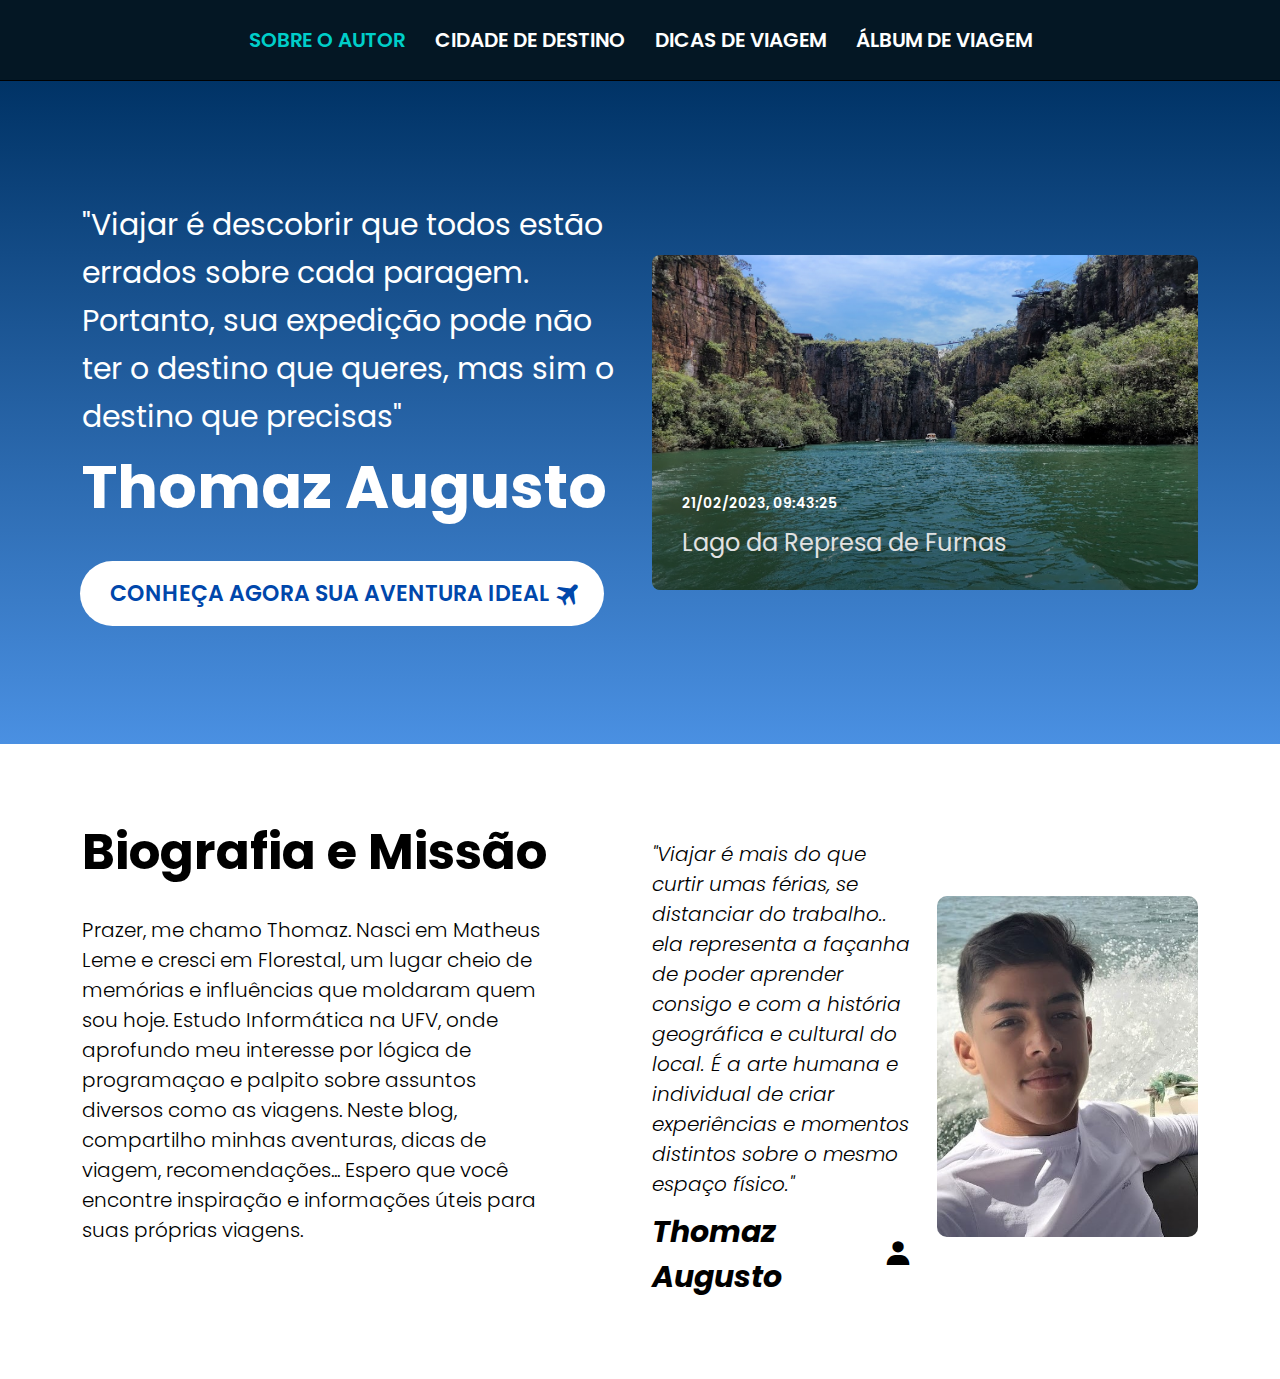
<file: index.html>
<!DOCTYPE html>
<html lang="pt-br">

<head>
    <meta charset="UTF-8">
    <meta name="viewport" content="width=device-width, initial-scale=1.0">
    <title>Sobre o autor</title>
    <link rel="icon" href="images/favicon.ico" type="image/x-icon">
    <link href="https://cdn.jsdelivr.net/npm/bootstrap@5.3.3/dist/css/bootstrap.min.css" rel="stylesheet"
        integrity="sha384-QWTKZyjpPEjISv5WaRU9OFeRpok6YctnYmDr5pNlyT2bRjXh0JMhjY6hW+ALEwIH" crossorigin="anonymous">
    <link rel="stylesheet" href="css/style.css">
    <link href="https://unpkg.com/boxicons@2.1.1/css/boxicons.min.css" rel="stylesheet">
    <link rel="preconnect" href="https://fonts.googleapis.com">
    <link rel="preconnect" href="https://fonts.gstatic.com" crossorigin>
    <link rel="stylesheet"
        href="https://fonts.googleapis.com/css2?family=Poppins:ital,wght@0,100;0,200;0,300;0,400;0,500;0,600;0,700;0,800;0,900;1,100;1,200;1,300;1,400;1,500;1,600;1,700;1,800;1,900&display=swap">
</head>

<body>
    <header>
        <nav>
            <ul class="nav-list">
                <li><a href="index.html" class="active">SOBRE O AUTOR</a></li>
                <li><a href="destiny.html">CIDADE DE DESTINO</a></li>
                <li><a href="tripsTips.html">DICAS DE VIAGEM</a></li>
                <li><a href="album.html">ÁLBUM DE VIAGEM</a></li>
            </ul>
        </nav>
    </header>
    <section class="start">
        <div class="container">
            <div class="row">
                <div class="col-md-6">
                    <h2>"Viajar é descobrir que todos estão errados sobre cada paragem. Portanto, sua expedição pode não
                        ter o destino que queres, mas sim o destino que precisas"</h2>
                    <h1>Thomaz Augusto</h1>
                    <a class="animated-button" href="https://api.whatsapp.com/send?phone=5531971350286">
                        <i class="bx bxs-plane-alt arr-1"></i>
                        <span class="text">CONHEÇA AGORA SUA AVENTURA IDEAL</span>
                        <span class="circle"></span>
                        <i class="bx bxs-plane-alt arr-2"></i>
                    </a>
                </div>
                <div class="col-md-6 text-md-left align-content-center">
                    <a class="post-light context-dark" style="background-image: url(images/furnas-lake.jpg);">
                        <div class="post-light-inner">
                            <div class="badge"> </div>
                            <div class="post-light-main">
                                <time class="post-light-time" datetime="2023">21/02/2023, 09:43:25</time>
                                <h4 class="post-light-title">Lago da Represa de Furnas</h4>
                            </div>
                        </div>
                    </a>
                </div>
            </div>
        </div>
    </section>
    <section class="task">
        <div class="container">
            <div class="row">
                <div class="col-md-6 order-md-1">
                    <h1>Biografia e Missão</h1>
                    <h2>Prazer, me chamo Thomaz. Nasci em Matheus Leme e cresci em Florestal, um lugar cheio de memórias
                        e influências que moldaram quem sou hoje. Estudo Informática na UFV, onde aprofundo meu
                        interesse por lógica de programaçao e palpito sobre assuntos diversos como as viagens. Neste blog,
                         compartilho minhas aventuras, dicas de viagem, recomendações... Espero que
                          você encontre inspiração e informações úteis para suas próprias viagens.</h2>
                </div>
                <div class="col-md-6 order-md-2">
                    <div class="row">
                        <div class="col-md-6">
                            <h3>"Viajar é mais do que curtir umas férias, se distanciar do trabalho.. ela representa a façanha de poder
                                 aprender consigo e com a história geográfica e cultural do local. É a arte humana e individual de criar
                                 experiências e momentos distintos sobre o mesmo espaço físico."</h3>
                            <div class="task-name">
                                Thomaz Augusto <i class='bx bxs-user'></i>
                            </div>
                        </div>
                        <div class="col-md-6 d-flex justify-content-center">
                            <div class="task-img">
                                <img class="img-fluid" src="images/thomaz.jpg" alt="Imagem da Tarefa">
                            </div>
                        </div>
                    </div>
                </div>
            </div>
        </div>
    </section>
</body>

</html>
</file>
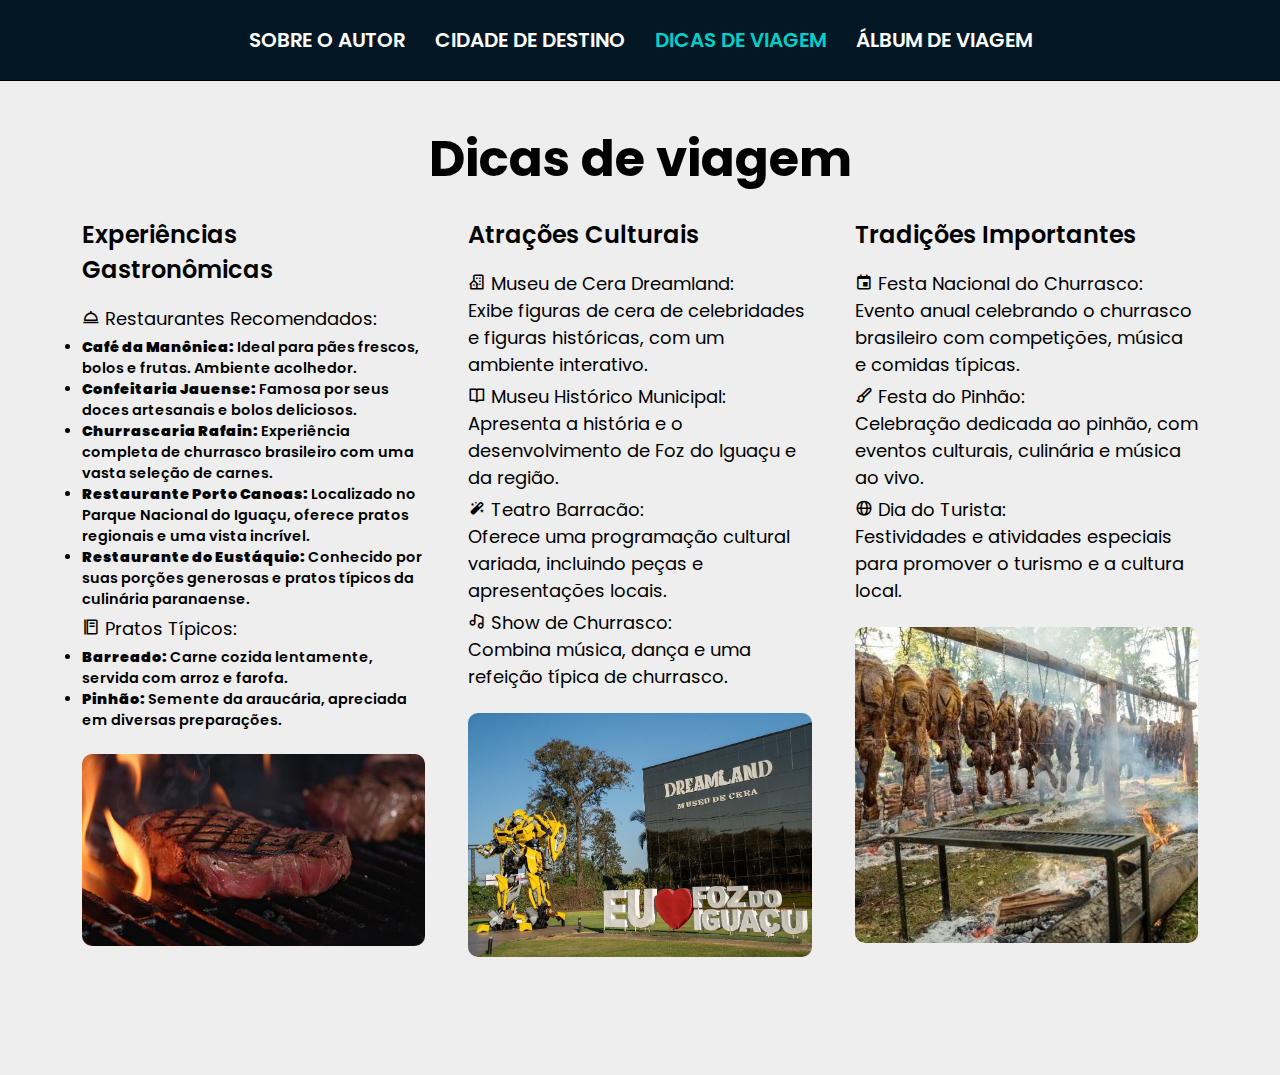
<file: tripsTips.html>
<!DOCTYPE html>
<html lang="pt-br">

<head>
    <meta charset="UTF-8">
    <meta name="viewport" content="width=device-width, initial-scale=1.0">
    <title>Dicas de Viagem</title>
    <link rel="icon" href="images/favicon.ico" type="image/x-icon">
    <link href="https://cdn.jsdelivr.net/npm/bootstrap@5.3.3/dist/css/bootstrap.min.css" rel="stylesheet"
        integrity="sha384-QWTKZyjpPEjISv5WaRU9OFeRpok6YctnYmDr5pNlyT2bRjXh0JMhjY6hW+ALEwIH" crossorigin="anonymous">
    <link rel="stylesheet" href="css/style.css">
    <link href="https://unpkg.com/boxicons@2.1.1/css/boxicons.min.css" rel="stylesheet">
    <link rel="preconnect" href="https://fonts.googleapis.com">
    <link rel="preconnect" href="https://fonts.gstatic.com" crossorigin>
    <link rel="stylesheet"
        href="https://fonts.googleapis.com/css2?family=Poppins:ital,wght@0,100;0,200;0,300;0,400;0,500;0,600;0,700;0,800;0,900;1,100;1,200;1,300;1,400;1,500;1,600;1,700;1,800;1,900&display=swap">
</head>

<body>
    <header>
        <nav>
            <ul class="nav-list">
                <li><a href="index.html">SOBRE O AUTOR</a></li>
                <li><a href="destiny.html">CIDADE DE DESTINO</a></li>
                <li><a href="tripsTips.html" class="active">DICAS DE VIAGEM</a></li>
                <li><a href="album.html">ÁLBUM DE VIAGEM</a></li>
            </ul>
        </nav>
    </header>
    <section class="tips">
        <div class="container">
            <h2>Dicas de viagem</h2>
            <div class="cards__inner">
                <div class="cards__card card">
                    <h4>Experiências Gastronômicas</h4>
                    <div class="card__bullets">
                        <p><i class='bx bx-dish'></i> Restaurantes Recomendados:
                            <ul>
                                <li><b>Café da Manônica:</b> Ideal para pães frescos, bolos e frutas. Ambiente acolhedor.</li>
                                <li><b>Confeitaria Jauense:</b> Famosa por seus doces artesanais e bolos deliciosos.</li>
                                <li><b>Churrascaria Rafain:</b> Experiência completa de churrasco brasileiro com uma vasta seleção de carnes.</li>
                                <li><b>Restaurante Porto Canoas:</b> Localizado no Parque Nacional do Iguaçu, oferece pratos regionais e uma vista incrível.</li>
                                <li><b>Restaurante do Eustáquio:</b> Conhecido por suas porções generosas e pratos típicos da culinária paranaense.</li>
                            </ul>
                        </p>
                        <p><i class='bx bx-food-menu'></i> Pratos Típicos:
                            <ul>
                                <li><b>Barreado:</b> Carne cozida lentamente, servida com arroz e farofa.</li>
                                <li><b>Pinhão:</b> Semente da araucária, apreciada em diversas preparações.</li>
                            </ul>
                        </p>
                    </div>
                    <div class="wow fadeIn img-container">
                        <img class="responsive-img" src="images/picanha.jpg" alt="Experiências Gastronômicas">
                    </div>
                </div>
                
                <div class="cards__card card">
                    <h4>Atrações Culturais</h4>
                    <div class="card__bullets">
                        <p><i class='bx bx-building-house'></i> Museu de Cera Dreamland:<br> Exibe figuras de cera de celebridades e figuras históricas, com um ambiente interativo.</p>
                        <p><i class='bx bx-book-open'></i> Museu Histórico Municipal:<br> Apresenta a história e o desenvolvimento de Foz do Iguaçu e da região.</p>
                        <p><i class='bx bxs-magic-wand'></i> Teatro Barracão:<br> Oferece uma programação cultural variada, incluindo peças e apresentações locais.</p>
                        <p><i class='bx bx-music'></i> Show de Churrasco:<br> Combina música, dança e uma refeição típica de churrasco.</p>
                    </div>
                    <div class="wow fadeIn img-container">
                        <img class="responsive-img" src="images/museum.jpg" alt="Atrações Culturais">
                    </div>
                </div>
                
                <div class="cards__card card">
                    <h4>Tradições Importantes</h4>
                    <div class="card__bullets">
                        <p><i class='bx bx-calendar-event'></i> Festa Nacional do Churrasco:<br> Evento anual celebrando o churrasco brasileiro com competições, música e comidas típicas.</p>
                        <p><i class='bx bx-paint'></i> Festa do Pinhão:<br> Celebração dedicada ao pinhão, com eventos culturais, culinária e música ao vivo.</p>
                        <p><i class='bx bx-globe'></i> Dia do Turista:<br> Festividades e atividades especiais para promover o turismo e a cultura local.</p>
                    </div>
                    <div class="wow fadeIn img-container">
                        <img class="responsive-img" src="images/churrasco-party.jpg" alt="Tradições Importantes">
                    </div>
                </div>                
            </div>
    </section>
</body>

</html>
</file>
<file: css/style.css>
@charset "UTF-8";

html {
    line-height: 1.15;
    -ms-text-size-adjust: 100%;
    -webkit-text-size-adjust: 100%;
}

body,
html,
li,
ul,
p {
    padding: 0;
    margin: 0;
}

h1,
h2,
h3,
h4,
h5,
h6,
li,
p,
ul {
    margin: 0;
    padding: 0;
    line-height: normal;
}


a {
    text-decoration: none;
}

* {
    box-sizing: border-box;
}

h1 {
    font-weight: 500;
    font-size: clamp(2rem, 5vw, 4.5rem);
    text-align: center;
}

h2 {
    font-size: 24px;
    font-weight: 700;
    margin-bottom: 30px;
}

body {
    font-size: 14.45px;
    line-height: 1.5;
    font-weight: 600;
    color: #000;
    background-color: #ffffff;
    -webkit-text-size-adjust: none;
    -webkit-font-smoothing: subpixel-antialiased;
    font-family: Poppins, sans-serif;
}

/*menu*/

header {
    background-color: rgb(4, 23, 36);
    padding: 25px 0;
    border-bottom: 1px solid #000000;
}

.nav-list {
    display: flex;
    justify-content: center;
    list-style: none;
    margin: 0;
    padding: 0;
}

.nav-list li {
    margin: 0 15px;
}

.nav-list a {
    color: #fff;
    text-decoration: none;
    font-weight: 600;
    font-size: 20px;
    transition: color 0.3s;
}

@media(max-width:767px) {
    .nav-list a {
        font-size: 15px;
    }
}

@media(max-width:576px) {
    .nav-list li {
        margin: 0 6px;
    }
}

.nav-list a.active {
    color: #00cec9;
}

.nav-list a:hover {
    color: #00cec9;
}

/*fim do menu*/
/*sobre o autor*/

.start {
    background: linear-gradient(#003366, #4A90E2);
    padding-top: 120px;
    padding-bottom: 120px;
}

.start h1 {
    font-weight: 700;
    font-size: 70px;
    text-align: left;
    color: #ffffff;
    z-index: 2;
    line-height: 1.2;
    margin-bottom: 10px;
}

.start h2 {
    font-weight: 400;
    font-size: 30px;
    color: #ffffff;
    z-index: 2;
    line-height: 1.6;
    margin-bottom: 10px;
    margin-top: 12px;
}

@media(max-width:1399px) {
    .start h2 {
        margin-top: 0;
    }

    .start h1 {
        font-size: 60px;
    }
}

.first-img img {
    margin-top: 7px;
    max-width: 100%;
    height: auto;
    border-radius: 20px;
    vertical-align: auto;
}

@media(max-width:992px) {
    .start h1 {
        font-size: 50px;
    }
}

@media(max-width:767px) {
    .start {
        padding-top: 40px;
        padding-bottom: 40px;
    }

    .start h1 {
        text-align: center;
        font-weight: 600;
        font-size: 28px;
        margin-top: 0;
        position: relative;
        z-index: 98;
        line-height: 1.3;
        letter-spacing: 1.5px;
    }

    .start h2 {
        text-align: center;
        font-weight: 500;
        font-size: 18px;
        margin-top: 0;
        position: relative;
        z-index: 98;
        margin-bottom: 15px;
        line-height: 1.3;
        letter-spacing: 1.5px;
    }

    .first-img {
        margin-top: 20px;
    }
}

.animated-button {
    margin-top: 30px;
    position: relative;
    display: inline-flex;
    align-items: center;
    text-align: center;
    gap: 4px;
    padding: 10px 36px;
    width: auto;
    border: 4px solid transparent;
    font-size: 22px;
    font-family: Poppins, sans-serif;
    background-color: #ffffff;
    border-radius: 100px;
    font-weight: 600;
    color: #0047AB;
    box-shadow: 0 0 0 2px #ffffff;
    cursor: pointer;
    overflow: hidden;
    transition: all 0.6s cubic-bezier(0.23, 1, 0.32, 1);
    text-decoration: none;
}

.animated-button i.bx {
    position: absolute;
    font-size: 28px;
    color: #0047AB;
    z-index: 9;
    transition: all 0.8s cubic-bezier(0.23, 1, 0.32, 1);
}

.animated-button .arr-1 {
    right: 16px;
}

.animated-button .arr-2 {
    left: -25%;
}

.animated-button .circle {
    position: absolute;
    top: 50%;
    left: 50%;
    transform: translate(-50%, -50%) scale(0);
    width: 100%;
    height: 100%;
    background-color: #bdd8ff;
    border-radius: 50%;
    opacity: 0;
    transition: transform 0.6s cubic-bezier(0.23, 1, 0.32, 1), opacity 0.6s cubic-bezier(0.23, 1, 0.32, 1);
    z-index: 0;
}

.animated-button:hover .circle {
    transform: translate(-50%, -50%) scale(3);
    opacity: 1;
}

.animated-button .text {
    position: relative;
    z-index: 1;
    transform: translateX(-12px);
    transition: all 0.8s cubic-bezier(0.23, 1, 0.32, 1);
}

.animated-button:hover {
    box-shadow: 0 0 0 12px transparent;
    color: #000;
    border-radius: 12px;
}

.animated-button:hover .arr-1 {
    right: -25%;
}

.animated-button:hover .arr-2 {
    left: 16px;
}

.animated-button:hover .text {
    transform: translateX(12px);
}

.animated-button:hover i.bx {
    color: #000;
}

.animated-button:active {
    transform: scale(0.95);
    box-shadow: 0 0 0 4px #000;
}

.animated-button:hover .circle {
    width: 220px;
    height: 220px;
    opacity: 1;
}

.post-light {
    position: relative;
    overflow: hidden;
    display: flex;
    border-radius: 8px;
    text-align: left;
    background-size: cover;
    background-position: center center;
    margin-top: 20px;
    
}

.post-light,
.post-light:active,
.post-light:focus,
.post-light:hover {
    color: #e2e2e2;
}

.post-light::before {
    content: '';
    position: absolute;
    top: 0;
    right: 0;
    bottom: 0;
    left: 0;
    background: linear-gradient(to top, black 0%, rgba(0, 0, 0, 0) 100%);
    opacity: .49;
    transition: 0.22s;
}

.post-light::after {
    content: '';
    display: block;
    width: 100%;
    pointer-events: none;
    visibility: hidden;
    padding-bottom: 61.40351%;
}

.post-light:hover::before {
    opacity: .6;
}

.post-light::after,
.post-light-inner {
    width: 100%;
    flex-shrink: 0;
}

.post-light-inner {
    position: relative;
    z-index: 1;
    display: flex;
    flex-direction: column;
    align-items: flex-start;
    justify-content: space-between;
    padding: 20px;
}

.post-light-inner>*+* {
    margin-top: 50px;
}

.post-light-main {
    width: 100%;
}

.post-light-time {
    font-size: 14px;
    line-height: 1.2;
}

.post-light-title {
    font-weight: 400;
    letter-spacing: 0;
}

*+.post-light-title {
    margin-top: 10px;
}

@media(max-width:767px) {
    .post-light {
        margin-top: 25px;
    }
}

@media (max-width: 575.98px) {
    .post-light {
        max-width: 370px;
        margin-left: auto;
        margin-right: auto;
    }
}

@media (min-width: 1200px) {
    .post-light-inner {
        padding: 30px 35px 30px 30px;
    }
}

.context-dark .post-light-time {
    color: #ffffff;
}

.task {
    padding-top: 70px;
    padding-bottom: 60px;
}

@media (max-width: 767px) {
    .task {
        padding-top: 30px;
        padding-bottom: 40px;
    }
}

.task h1 {
    margin-bottom: 20px;
    font-family: Poppins, sans-serif;
    font-weight: 700;
    font-size: 50px;
    text-align: left;
    color: #000;
    z-index: 3;
}

@media (max-width: 767px) {
    .task h1 {
        font-size: 40px;
    }
}

.task h2 {
    margin-top: 25px;
    margin-bottom: 20px;
    margin-right: 80px;
    font-family: Poppins, sans-serif;
    font-weight: 300;
    font-size: 20px;
    text-align: left;
    color: #000;
    z-index: 3;
}

@media (max-width: 767px) {
    .task h2 {
        margin-right: 0;
    }
}


.task h3 {
    margin-top: 25px;
    margin-bottom: 10px;
    font-family: Poppins, sans-serif;
    font-style: italic;
    font-weight: 300;
    font-size: 20px;
    text-align: left;
    color: #000;
    z-index: 3;
}

.task-name {
    display: flex;
    align-items: center;
    font-family: Poppins, sans-serif;
    font-style: italic;
    color: #000;
    font-size: 30px;
    text-align: left;
    font-weight: 700;
    margin-bottom: 20px;
}

.task-name i {
    margin-left: 10px;
    font-size: 30px;
}

.task-img {
    display: flex;
}

.task-img {
    align-items: center;
}

.task-img img {
    max-width: 100%;
    width: auto;
    height: auto;
    max-height: 400px;
    filter: blur(20%);
    border-radius: 10px;
}


@media (max-width: 991.98px) {
    .task .col-md-6 {
        flex-basis: 100%;
        max-width: 100%;
    }

    .task-img {
        max-width: 350px;
    }
}

/*fim do sobre o autor*/
/*destino*/

.destiny {
    background: #eeeeee;
    padding-top: 60px;
    padding-bottom: 100px;
}

.destiny h2 {
    font-size: 50px;
    font-weight: 700;
    margin: 0;
}

.destiny p {
    font-size: 18px;
    font-weight: 500;
    margin-top: 20px;
    text-align: left;
}

iframe {
    border-radius: 15px;
    margin-top: 20px;
}

#center {
    text-align: center;
}

.destiny p i {
    font-size: 20px;
}

/*fim do destino*/
/*dicas de viagem*/

.tips {
    padding-top: 40px;
    padding-bottom: 100px;
    background: #eeeeee;
}

.tips h2 {
    font-size: 50px;
    font-weight: 700;
    margin: 0;
    text-align: center;
    color: #000000;
    margin-bottom: 20px;
}

.cards {
    position: relative;
}

.cards__inner {
    display: flex;
    flex-wrap: wrap;
    gap: 2.5em;
    justify-content: space-between;
}

.card {
    --flow-space: 0.5em;
    flex: 1 1 calc(33.333% - 2em);
    max-width: calc(33.333% - 2em);
    display: grid;
    grid-template-rows: auto auto auto 1fr;
    align-items: start;
    gap: 1.25em;
    color: #000000;
    background-color: transparent;
    border: none;
}

@media (max-width: 1200px) {
    .cards__inner {
        justify-content: center;
    }

    .card {
        flex-basis: calc(50% - 2em);
        max-width: calc(50% - 2em);
    }
}

@media (max-width: 995px) {
    .card {
        flex-basis: calc(100% - 2em);
        max-width: calc(100% - 2em);
    }
}

.card__bullets {
    line-height: 1.4;
}

.card__bullets li::before {
    display: inline-block;
    transform: translateY(0.25ch);
    margin-right: 1ch;
}

.tips h4 {
    font-size: 24px;
    font-weight: 600;
}

.tips p {
    font-size: 18px;
    font-weight: 400;
    margin-bottom: 5px;
}

.destiny p i {
    font-size: 22px;
}

.responsive-img {
	max-width: 100%;
	height: auto;
	display: block;
	margin: 0 auto;
    border-radius: 10px;
}

.img-container {
	display: flex;
	justify-content: center;
	align-items: center;
	width: 100%;
}

/*album de viagem*/

.carousel {
    position: relative;
    width: 100vw;
    height: 100vh;
    overflow: hidden;
}

.slides {
    display: flex;
    width: 300%;
    height: 100%;
    transition: transform 1.5s ease;
}

.slide {
    width: 100vw;
    height: 100vh;
    flex-shrink: 0;
    position: relative;
}

.slide img {
    width: 100%;
    height: 100%;
    object-fit: cover;
}

.link-top {
    position: absolute;
    background-color: rgba(29, 29, 29, 0.5);
    padding: 0 15px;
    text-decoration: none;
    font-size: 1rem;
    z-index: 20;
    width: 100%;
    height: 80px;
    text-align: center;
    align-content: center;
}

.link-top a {
    color: #fff;
    text-decoration: none;
    font-weight: 600;
    font-size: 20px;
    transition: color 0.3s;
    margin-left: 7.5px;
    margin-right: 7.5px;
}

@media(max-width:767px) {
    .link-top a {
        font-size: 15px;
    }
}

@media(max-width:576px) {
    .link-top a {
        margin-left: 2.5px;
        margin-right: 2.5px;
    }
}

.link-top a.active {
    color: #00cec9;
}

.link-top a:hover {
    color: #00cec9;
}

.link-bottom {
    position: absolute;
    bottom: 15px;
    left: 15px;
    background-color: rgba(0, 0, 0, 0.75);
    color: white;
    padding: 0.5rem;
    text-decoration: none;
    font-size: 20px;
    z-index: 20;
}

button {
    position: absolute;
    top: 50%;
    transform: translateY(-50%);
    background-color: rgba(0, 0, 0, 0.5);
    color: white;
    border: none;
    font-size: 2rem;
    cursor: pointer;
    padding: 0.5rem 1rem;
    z-index: 10;
}

.prev {
    left: 10px;
}

.next {
    right: 10px;
}
</file>
